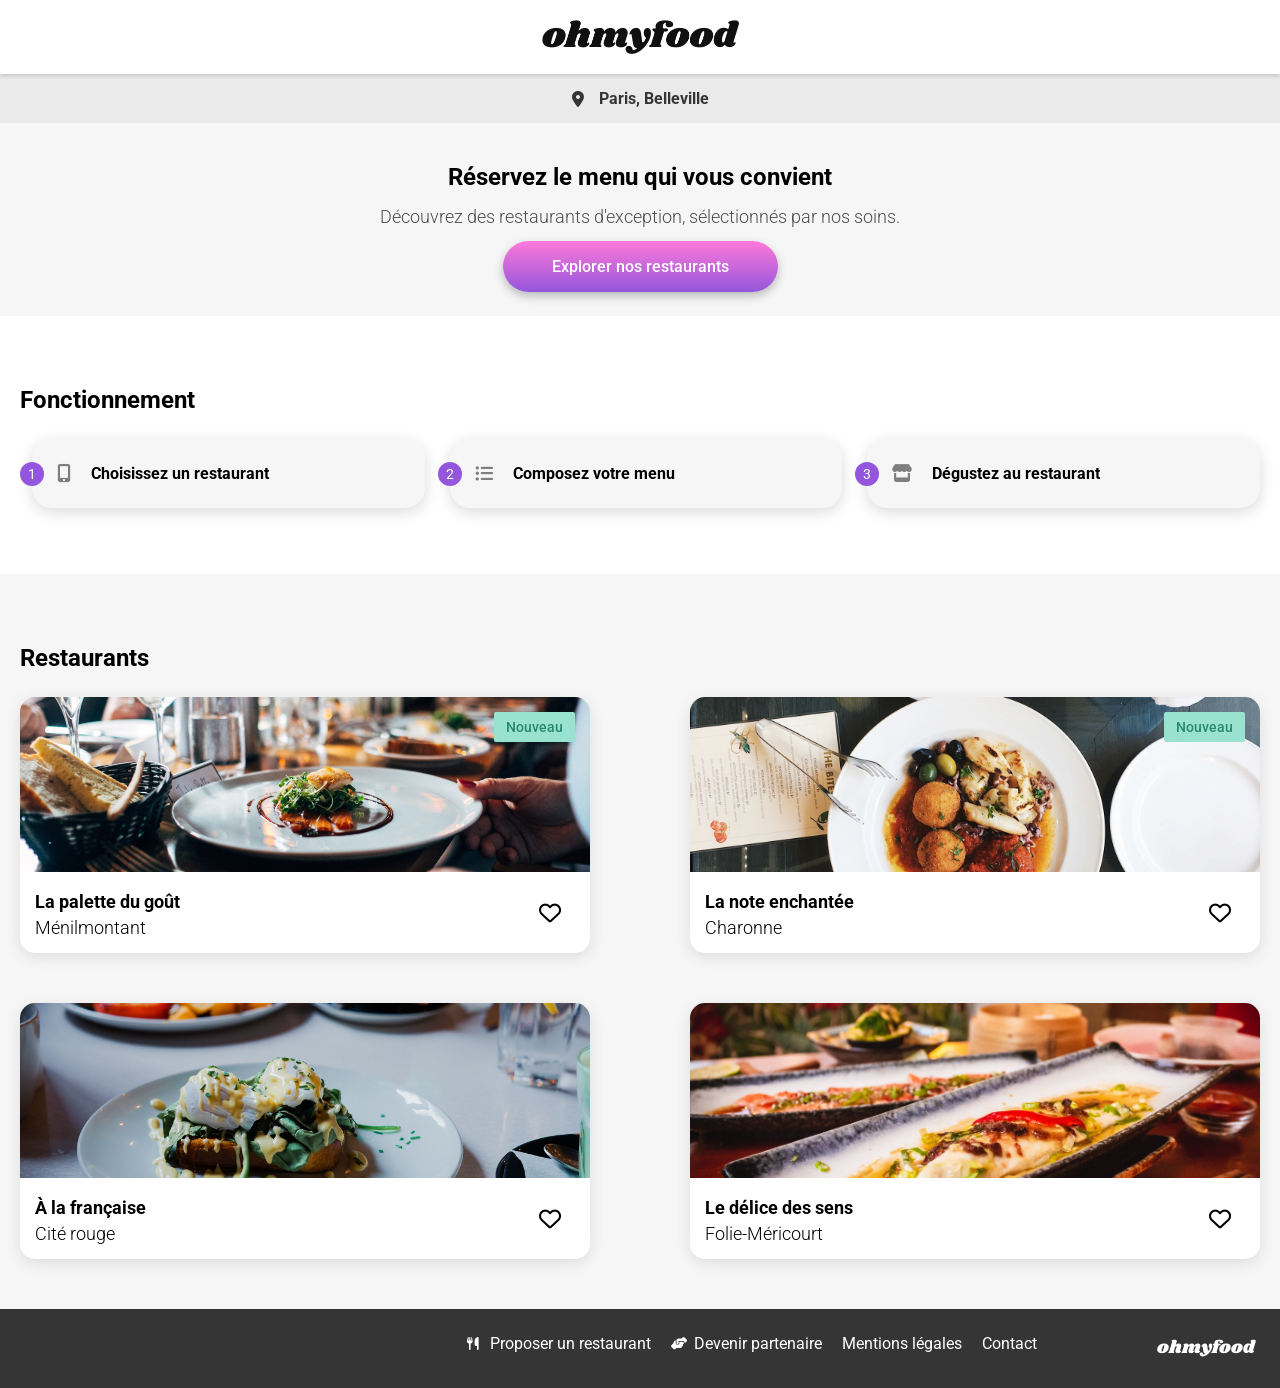
<file: index.html>
<!DOCTYPE html>
<html lang="fr">
<head>
    <meta charset="UTF-8">
    <meta name="viewport" content="width=device-width, initial-scale=1.0">
    <link rel="stylesheet" href="https://cdnjs.cloudflare.com/ajax/libs/font-awesome/6.2.1/css/all.min.css" 
      integrity="sha512-MV7K8+y+gLIBoVD59lQIYicR65iaqukzvf/nwasF0nqhPay5w/9lJmVM2hMDcnK1OnMGCdVK+iQrJ7lzPJQd1w==" 
      crossorigin="anonymous" referrerpolicy="no-referrer">
    <link rel="stylesheet" href="css/style.css">
    <title>Oh My Food</title>
</head>
<body>

<div class="loader">
    <div class="loader__text">
        <span>o</span>
        <span>h</span>
        <span>m</span>
        <span>y</span>
        <span>f</span>
        <span>o</span>
        <span>o</span>
        <span>d</span>
    </div>
</div>

    <header>
        <img src="./assets/images/logo/ohmyfood.png" alt="Logo Ohmyfood" class="header__logo">
    </header>

    <div class="location">
        <i class="fa-solid fa-location-dot location__icon"></i>
        <span class="location__text">Paris, Belleville</span>
    </div>

    <main>
        <section class="hero">
             <h1 class="hero__title">Réservez le menu qui vous convient</h1>
             <p class="hero__text">Découvrez des restaurants d'exception, sélectionnés par nos soins.</p>
             <a href="#restaurants" class="btn">Explorer nos restaurants</a>
        </section>

        <section class="step">
            <div class="container">
                <h2 class="step__title">Fonctionnement</h2>
                <ol class="step__list">
                    <li class="step__item">
                        <span class="step__number">1</span>
                        <i class="fa-solid fa-mobile-screen-button step__icon"></i>
                        <span class="step__text">Choisissez un restaurant</span>
                    </li>
                    <li class="step__item">
                        <span class="step__number">2</span>
                        <i class="fa-solid fa-list-ul step__icon"></i>
                        <span class="step__text">Composez votre menu</span>
                    </li>
                    <li class="step__item">
                        <span class="step__number">3</span>
                        <i class="fa-solid fa-store step__icon"></i>
                        <span class="step__text">Dégustez au restaurant</span>
                    </li>
                </ol>
            </div>
        </section>

        <section class="restaurants">
            <div class="container">
                <h2 id="restaurants" class="restaurants__title">Restaurants</h2>
                <div class="cards">

                    <article class="card">
                        <a href="restaurants/la-palette-du-gout.html" class="card__link">
                            <img src="assets/images/restaurants/jay-wennington-N_Y88TWmGwA-unsplash.jpg" alt="La palette du goût" class="card__img">
                            <span class="card__badge">Nouveau</span>
                            <div class="card__content">
                                <div class="card__txt">
                                    <h3 class="card__title">La palette du goût</h3>
                                    <p class="card__subtitle">Ménilmontant</p>
                                </div>
                            </div>
                        </a>
                        <div class="heart-btn">
                            <input type="checkbox" id="heart-1" class="heart-checkbox">
                            <label for="heart-1" class="heart-label">
                                <i class="fa-regular fa-heart card__icon card__icon--empty"></i>
                                <i class="fa-solid fa-heart card__icon card__icon--full"></i>
                            </label>
                        </div>
                    </article>

                    <article class="card">
                        <a href="restaurants/la-note-enchantee.html" class="card__link">
                            <img src="assets/images/restaurants/stil-u2Lp8tXIcjw-unsplash.jpg" alt="La note enchantée" class="card__img">
                            <span class="card__badge">Nouveau</span>
                            <div class="card__content">
                                <div class="card__txt">
                                    <h3 class="card__title">La note enchantée</h3>
                                    <p class="card__subtitle">Charonne</p>
                                </div>
                            </div>
                        </a>
                        <div class="heart-btn">
                            <input type="checkbox" id="heart-2" class="heart-checkbox">
                            <label for="heart-2" class="heart-label">
                                <i class="fa-regular fa-heart card__icon card__icon--empty"></i>
                                <i class="fa-solid fa-heart card__icon card__icon--full"></i>
                            </label>
                        </div>
                    </article>

                    <article class="card">
                        <a href="restaurants/a-la-francaise.html" class="card__link">
                            <img src="assets/images/restaurants/toa-heftiba-DQKerTsQwi0-unsplash.jpg" alt="À la française" class="card__img">
                            <div class="card__content">
                                <div class="card__txt">
                                    <h3 class="card__title">À la française</h3>
                                    <p class="card__subtitle">Cité rouge</p>
                                </div>
                            </div>
                        </a>
                        <div class="heart-btn">
                            <input type="checkbox" id="heart-3" class="heart-checkbox">
                            <label for="heart-3" class="heart-label">
                                <i class="fa-regular fa-heart card__icon card__icon--empty"></i>
                                <i class="fa-solid fa-heart card__icon card__icon--full"></i>
                            </label>
                        </div>
                    </article>

                    <article class="card">
                        <a href="restaurants/le-delice-du-sens.html" class="card__link">
                            <img src="assets/images/restaurants/louis-hansel-shotsoflouis-qNBGVyOCY8Q-unsplash.jpg" alt="Le délice des sens" class="card__img">
                            <div class="card__content">
                                <div class="card__txt">
                                    <h3 class="card__title">Le délice des sens</h3>
                                    <p class="card__subtitle">Folie-Méricourt</p>
                                </div>
                            </div>
                        </a>
                        <div class="heart-btn">
                            <input type="checkbox" id="heart-4" class="heart-checkbox">
                            <label for="heart-4" class="heart-label">
                                <i class="fa-regular fa-heart card__icon card__icon--empty"></i>
                                <i class="fa-solid fa-heart card__icon card__icon--full"></i>
                            </label>
                        </div>
                    </article>

                </div>
            </div>
        </section>
    </main>

    <footer class="footer">
        <div class="container">
            <span class="footer__logo">ohmyfood</span>
            <ul class="footer__list">
                <li class="footer__item"><a href="#" class="footer__link"><i class="fa-solid fa-utensils footer__icon"></i> Proposer un restaurant</a></li>
                <li class="footer__item"><a href="#" class="footer__link"><i class="fa-solid fa-handshake-angle footer__icon"></i> Devenir partenaire</a></li>
                <li class="footer__item"><a href="#" class="footer__link">Mentions légales</a></li>
                <li class="footer__item"><a href="mailto:contact@ohmyfood.com" class="footer__link">Contact</a></li>
            </ul>
        </div>
    </footer>

</body>
</html>
</file>
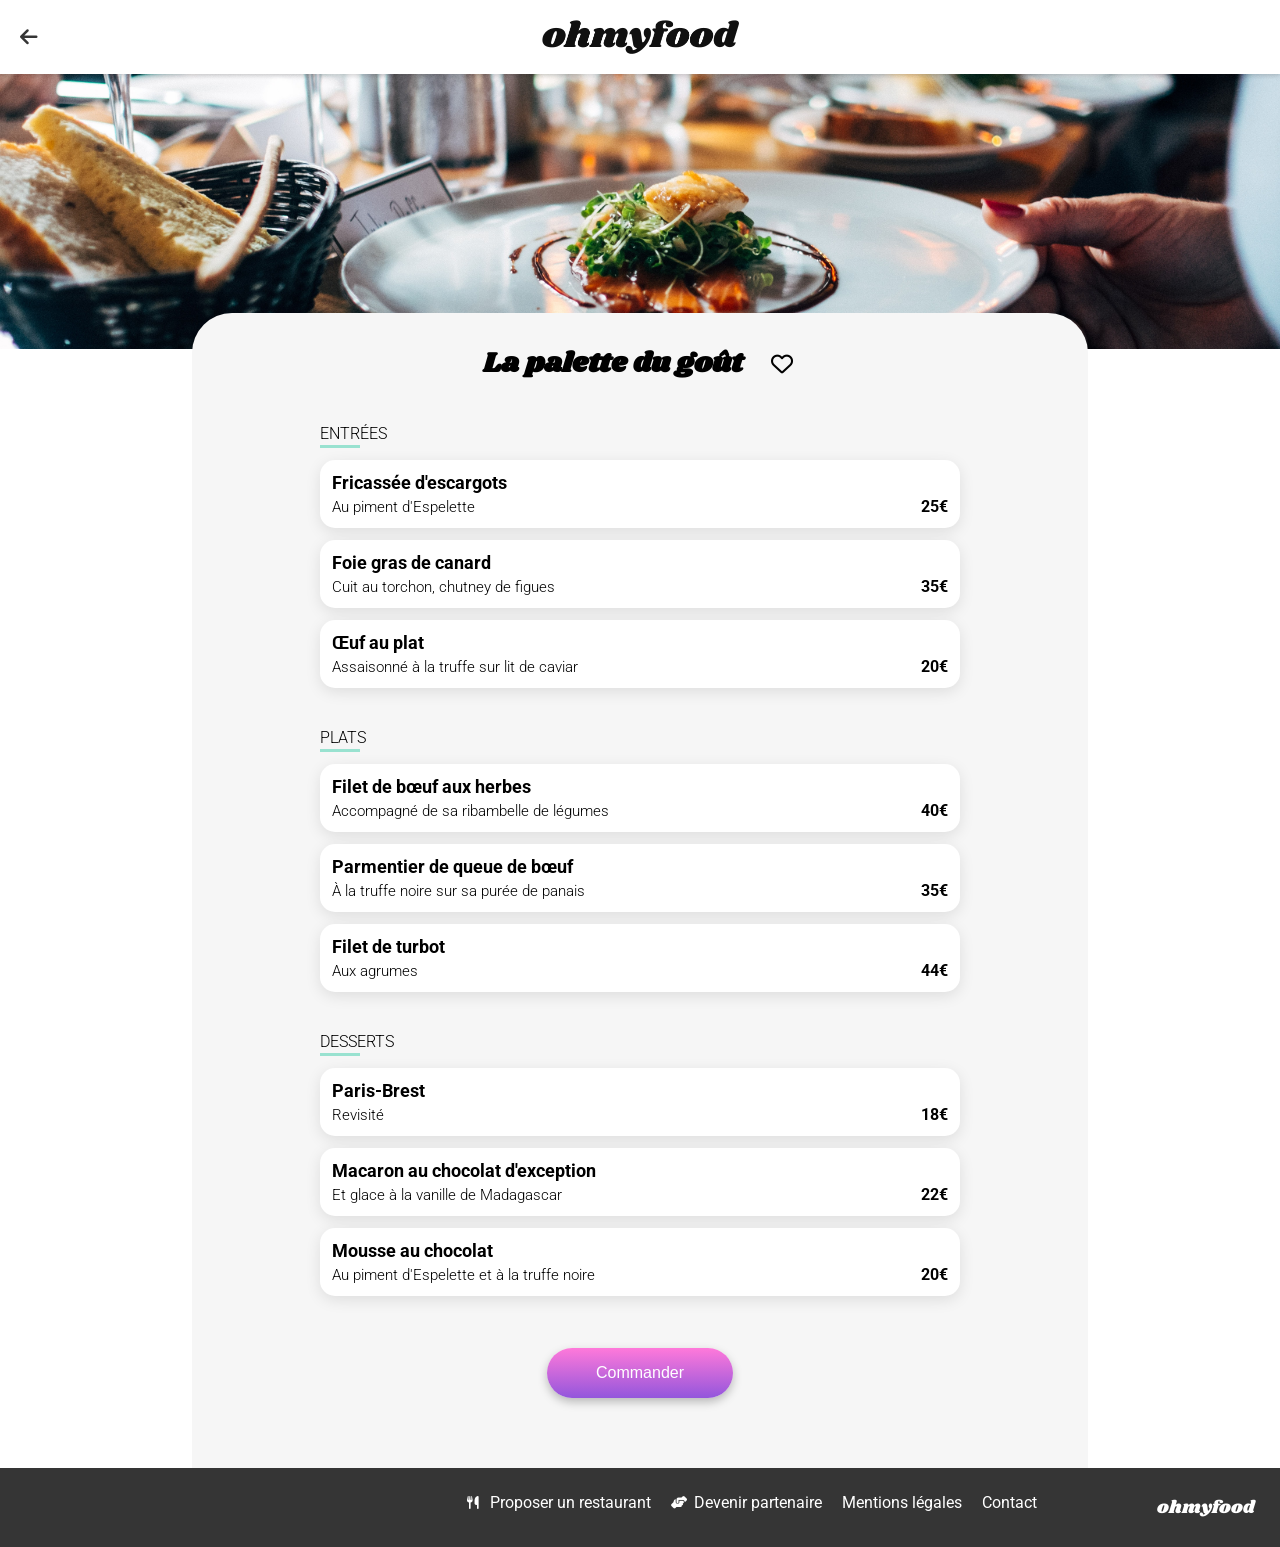
<file: la-palette-du-gout.html>
<!DOCTYPE html>
<html lang="fr">
<head>
    <meta charset="UTF-8">
    <meta name="viewport" content="width=device-width, initial-scale=1.0">
    <link rel="stylesheet" href="https://cdnjs.cloudflare.com/ajax/libs/font-awesome/6.2.1/css/all.min.css" />
    <link rel="stylesheet" href="css/style.css">
    <title>La palette du goût - Ohmyfood</title>
</head>
<body>
    <header class="header">
        <a href="index.html" class="header__arrow">
            <i class="fa-solid fa-arrow-left"></i>
        </a>
        <img src="./assets/images/logo/ohmyfood.png" alt="Logo Ohmyfood" class="header__logo">
    </header>

    <main>
        <img src="assets/images/restaurants/jay-wennington-N_Y88TWmGwA-unsplash.jpg" alt="La palette du goût" class="hero-img">

        <section class="menu">
            <div class="container">
                <header class="menu__header">
                    <h1 class="menu__title">La palette du goût</h1>
                    <div class="heart-btn"> 
                        <input type="checkbox" id="heart-palette" class="heart-checkbox">
                        <label for="heart-palette" class="heart-label">
                            <i class="fa-regular fa-heart card__icon card__icon--empty"></i>
                            <i class="fa-solid fa-heart card__icon card__icon--full"></i>
                        </label>
                    </div>
                </header>

                <div class="menu__grid">
                    <section class="menu__category">
                        <h2 class="menu__category-title">Entrées</h2>
    
                        <div class="menu-item menu-item--1">
                            <input type="checkbox" id="item-1" class="menu-item__checkbox">
                            <label for="item-1" class="menu-item__container">
                                <div class="menu-item__content">
                                    <h3 class="menu-item__title">Fricassée d'escargots</h3>
                                    <p class="menu-item__subtitle">Au piment d'Espelette</p>
                                </div>
                                <div class="menu-item__price">25€</div>
                                <div class="menu-item__check">
                                    <div class="menu-item__icon">
                                        <i class="fa-solid fa-check"></i>
                                    </div>
                                </div>
                            </label>
                        </div>

                        <div class="menu-item menu-item--2">
                            <input type="checkbox" id="item-2" class="menu-item__checkbox">
                            <label for="item-2" class="menu-item__container">
                                <div class="menu-item__content">
                                    <h3 class="menu-item__title">Foie gras de canard</h3>
                                    <p class="menu-item__subtitle">Cuit au torchon, chutney de figues</p>
                                </div>
                                <div class="menu-item__price">35€</div>
                                <div class="menu-item__check">
                                    <div class="menu-item__icon">
                                        <i class="fa-solid fa-check"></i>
                                    </div>
                                </div>
                            </label>
                        </div>

                        <div class="menu-item menu-item--3">
                            <input type="checkbox" id="item-3" class="menu-item__checkbox">
                            <label for="item-3" class="menu-item__container">
                                <div class="menu-item__content">
                                    <h3 class="menu-item__title">Œuf au plat</h3>
                                    <p class="menu-item__subtitle">Assaisonné à la truffe sur lit de caviar</p>
                                </div>
                                <div class="menu-item__price">20€</div>
                                <div class="menu-item__check">
                                    <div class="menu-item__icon">
                                        <i class="fa-solid fa-check"></i>
                                    </div>
                                </div>
                            </label>
                        </div>
                    </section>

                    <section class="menu__category">
                        <h2 class="menu__category-title">Plats</h2>
    
                        <div class="menu-item menu-item--4">
                            <input type="checkbox" id="item-4" class="menu-item__checkbox">
                            <label for="item-4" class="menu-item__container">
                                <div class="menu-item__content">
                                    <h3 class="menu-item__title">Filet de bœuf aux herbes</h3>
                                    <p class="menu-item__subtitle">Accompagné de sa ribambelle de légumes</p>
                                </div>
                                <div class="menu-item__price">40€</div>
                                <div class="menu-item__check">
                                    <div class="menu-item__icon">
                                        <i class="fa-solid fa-check"></i>
                                    </div>
                                </div>
                            </label>
                        </div>

                        <div class="menu-item menu-item--5">
                            <input type="checkbox" id="item-5" class="menu-item__checkbox">
                            <label for="item-5" class="menu-item__container">
                                <div class="menu-item__content">
                                    <h3 class="menu-item__title">Parmentier de queue de bœuf</h3>
                                    <p class="menu-item__subtitle">À la truffe noire sur sa purée de panais</p>
                                </div>
                                <div class="menu-item__price">35€</div>
                                <div class="menu-item__check">
                                    <div class="menu-item__icon">
                                        <i class="fa-solid fa-check"></i>
                                    </div>
                                </div>
                            </label>
                        </div>

                        <div class="menu-item menu-item--6">
                            <input type="checkbox" id="item-6" class="menu-item__checkbox">
                            <label for="item-6" class="menu-item__container">
                                <div class="menu-item__content">
                                    <h3 class="menu-item__title">Filet de turbot</h3>
                                    <p class="menu-item__subtitle">Aux agrumes</p>
                                </div>
                                <div class="menu-item__price">44€</div>
                                <div class="menu-item__check">
                                    <div class="menu-item__icon">
                                        <i class="fa-solid fa-check"></i>
                                    </div>
                                </div>
                            </label>
                        </div>
                    </section>

                    <section class="menu__category">
                        <h2 class="menu__category-title">Desserts</h2>
    
                        <div class="menu-item menu-item--7">
                            <input type="checkbox" id="item-7" class="menu-item__checkbox">
                            <label for="item-7" class="menu-item__container">
                                <div class="menu-item__content">
                                    <h3 class="menu-item__title">Paris-Brest</h3>
                                    <p class="menu-item__subtitle">Revisité</p>
                                </div>
                                <div class="menu-item__price">18€</div>
                                <div class="menu-item__check">
                                    <div class="menu-item__icon">
                                        <i class="fa-solid fa-check"></i>
                                    </div>
                                </div>
                            </label>
                        </div>

                        <div class="menu-item menu-item--8">
                            <input type="checkbox" id="item-8" class="menu-item__checkbox">
                            <label for="item-8" class="menu-item__container">
                                <div class="menu-item__content">
                                    <h3 class="menu-item__title">Macaron au chocolat d'exception </h3>
                                    <p class="menu-item__subtitle">Et glace à la vanille de Madagascar</p>
                                </div>
                                <div class="menu-item__price">22€</div>
                                <div class="menu-item__check">
                                    <div class="menu-item__icon">
                                        <i class="fa-solid fa-check"></i>
                                    </div>
                                </div>
                            </label>
                        </div>

                        <div class="menu-item menu-item--9">
                            <input type="checkbox" id="item-9" class="menu-item__checkbox">
                            <label for="item-9" class="menu-item__container">
                                <div class="menu-item__content">
                                    <h3 class="menu-item__title">Mousse au chocolat </h3>
                                    <p class="menu-item__subtitle">Au piment d'Espelette et à la truffe noire</p>
                                </div>
                                <div class="menu-item__price">20€</div>
                                <div class="menu-item__check">
                                    <div class="menu-item__icon">
                                        <i class="fa-solid fa-check"></i>
                                    </div>
                                </div>
                            </label>
                        </div>
                    </section>
                    <div class="menu__order">
                        <button class="btn">Commander</button>
                    </div>
                 </div>
            </div>
        </section>
    </main>

    <footer class="footer">
        <div class="container">
            <span class="footer__logo">ohmyfood</span>
            <ul class="footer__list">
                <li class="footer__item"><a href="#" class="footer__link"><i class="fa-solid fa-utensils footer__icon"></i> Proposer un restaurant</a></li>
                <li class="footer__item"><a href="#" class="footer__link"><i class="fa-solid fa-handshake-angle footer__icon"></i> Devenir partenaire</a></li>
                <li class="footer__item"><a href="#" class="footer__link">Mentions légales</a></li>
                <li class="footer__item"><a href="mailto:contact@ohmyfood.com" class="footer__link">Contact</a></li>
            </ul>
        </div>
    </footer>

</body>
</html>
</file>
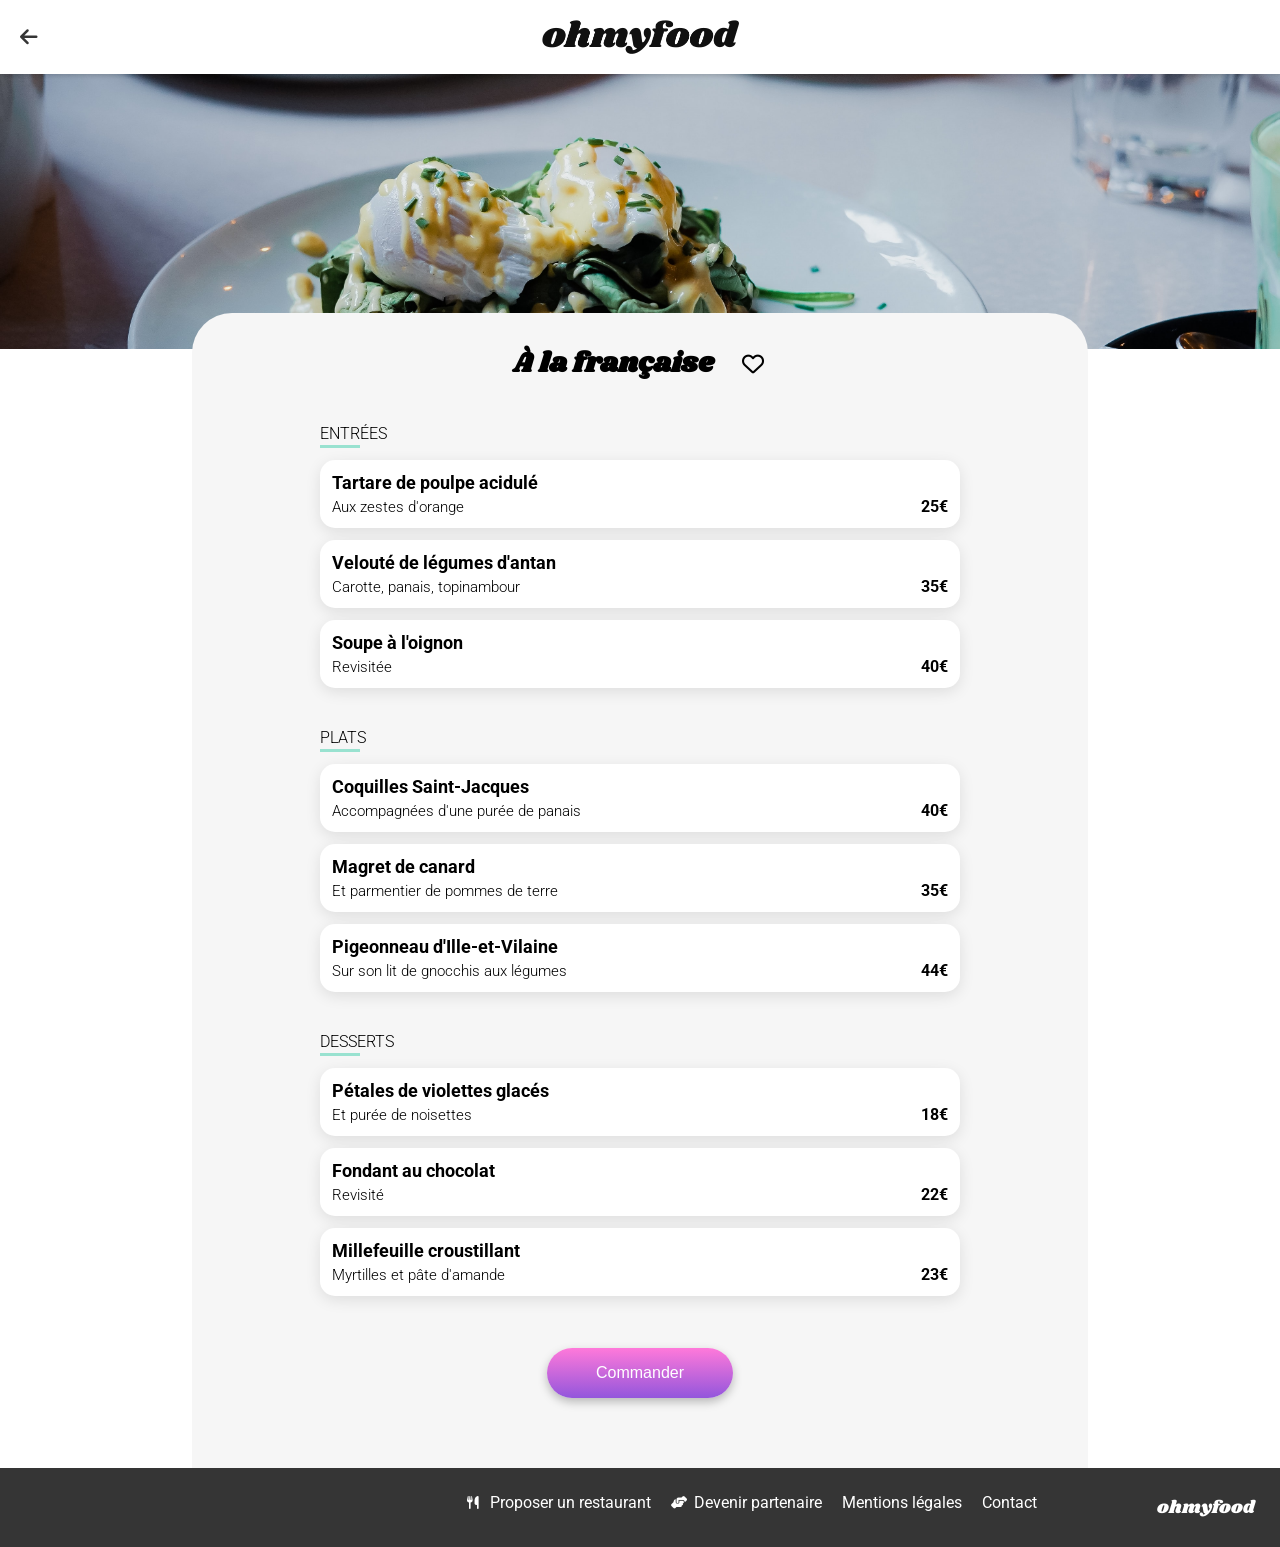
<file: restaurants/a-la-francaise.html>
<!DOCTYPE html>
<html lang="fr">
<head>
    <meta charset="UTF-8">
    <meta name="viewport" content="width=device-width, initial-scale=1.0">
    <link rel="stylesheet" href="https://cdnjs.cloudflare.com/ajax/libs/font-awesome/6.2.1/css/all.min.css">
    <link rel="stylesheet" href="../css/style.css">
    <title>À la française - Ohmyfood</title>
</head>
<body>
    <header class="header">
        <a href="../index.html" class="header__arrow">
            <i class="fa-solid fa-arrow-left"></i>
        </a>
        <img src="../assets/images/logo/ohmyfood.png" alt="Logo Ohmyfood" class="header__logo">
    </header>

    <main>
        <img src="../assets/images/restaurants/toa-heftiba-DQKerTsQwi0-unsplash.jpg" alt="À la française" class="hero-img">

        <section class="menu">
            <div class="container">
                <header class="menu__header">
                    <h1 class="menu__title">À la française</h1>
                    <div class="heart-btn"> 
                        <input type="checkbox" id="heart-palette" class="heart-checkbox">
                        <label for="heart-palette" class="heart-label">
                            <i class="fa-regular fa-heart card__icon card__icon--empty"></i>
                            <i class="fa-solid fa-heart card__icon card__icon--full"></i>
                        </label>
                    </div>
                </header>

                <div class="menu__grid">
                    <section class="menu__category">
                        <h2 class="menu__category-title">Entrées</h2>
    
                        <div class="menu-item menu-item--1">
                            <input type="checkbox" id="item-1" class="menu-item__checkbox">
                            <label for="item-1" class="menu-item__container">
                                <span class="menu-item__content">
                                    <span class="menu-item__title">Tartare de poulpe acidulé</span>
                                    <span class="menu-item__subtitle">Aux zestes d'orange</span>
                                </span>
                                <span class="menu-item__price">25€</span>
                                <span class="menu-item__check">
                                    <span class="menu-item__icon">
                                        <i class="fa-solid fa-check"></i>
                                    </span>
                                </span>
                            </label>
                        </div>

                        <div class="menu-item menu-item--2">
                            <input type="checkbox" id="item-2" class="menu-item__checkbox">
                            <label for="item-2" class="menu-item__container">
                                <span class="menu-item__content">
                                    <span class="menu-item__title">Velouté de légumes d'antan</span>
                                    <span class="menu-item__subtitle">Carotte, panais, topinambour</span>
                                </span>
                                <span class="menu-item__price">35€</span>
                                <span class="menu-item__check">
                                    <span class="menu-item__icon">
                                        <i class="fa-solid fa-check"></i>
                                    </span>
                                </span>
                            </label>
                        </div>

                        <div class="menu-item menu-item--3">
                            <input type="checkbox" id="item-3" class="menu-item__checkbox">
                            <label for="item-3" class="menu-item__container">
                                <span class="menu-item__content">
                                    <span class="menu-item__title">Soupe à l'oignon</span>
                                    <span class="menu-item__subtitle">Revisitée</span>
                                </span>
                                <span class="menu-item__price">40€</span>
                                <span class="menu-item__check">
                                    <span class="menu-item__icon">
                                        <i class="fa-solid fa-check"></i>
                                    </span>
                                </span>
                            </label>
                        </div>
                    </section>

                    <section class="menu__category">
                        <h2 class="menu__category-title">Plats</h2>
    
                        <div class="menu-item menu-item--4">
                            <input type="checkbox" id="item-4" class="menu-item__checkbox">
                            <label for="item-4" class="menu-item__container">
                                <span class="menu-item__content">
                                    <span class="menu-item__title">Coquilles Saint-Jacques</span>
                                    <span class="menu-item__subtitle">Accompagnées d'une purée de panais</span>
                                </span>
                                <span class="menu-item__price">40€</span>
                                <span class="menu-item__check">
                                    <span class="menu-item__icon">
                                        <i class="fa-solid fa-check"></i>
                                    </span>
                                </span>
                            </label>
                        </div>

                        <div class="menu-item menu-item--5">
                            <input type="checkbox" id="item-5" class="menu-item__checkbox">
                            <label for="item-5" class="menu-item__container">
                                <span class="menu-item__content">
                                    <span class="menu-item__title">Magret de canard</span>
                                    <span class="menu-item__subtitle">Et parmentier de pommes de terre</span>
                                </span>
                                <span class="menu-item__price">35€</span>
                                <span class="menu-item__check">
                                    <span class="menu-item__icon">
                                        <i class="fa-solid fa-check"></i>
                                    </span>
                                </span>
                            </label>
                        </div>

                        <div class="menu-item menu-item--6">
                            <input type="checkbox" id="item-6" class="menu-item__checkbox">
                            <label for="item-6" class="menu-item__container">
                                <span class="menu-item__content">
                                    <span class="menu-item__title">Pigeonneau d'Ille-et-Vilaine</span>
                                    <span class="menu-item__subtitle">Sur son lit de gnocchis aux légumes</span>
                                </span>
                                <span class="menu-item__price">44€</span>
                                <span class="menu-item__check">
                                    <span class="menu-item__icon">
                                        <i class="fa-solid fa-check"></i>
                                    </span>
                                </span>
                            </label>
                        </div>
                    </section>

                    <section class="menu__category">
                        <h2 class="menu__category-title">Desserts</h2>
    
                        <div class="menu-item menu-item--7">
                            <input type="checkbox" id="item-7" class="menu-item__checkbox">
                            <label for="item-7" class="menu-item__container">
                                <span class="menu-item__content">
                                    <span class="menu-item__title">Pétales de violettes glacés</span>
                                    <span class="menu-item__subtitle">Et purée de noisettes</span>
                                </span>
                                <span class="menu-item__price">18€</span>
                                <span class="menu-item__check">
                                    <span class="menu-item__icon">
                                        <i class="fa-solid fa-check"></i>
                                    </span>
                                </span>
                            </label>
                        </div>

                        <div class="menu-item menu-item--8">
                            <input type="checkbox" id="item-8" class="menu-item__checkbox">
                            <label for="item-8" class="menu-item__container">
                                <span class="menu-item__content">
                                    <span class="menu-item__title">Fondant au chocolat</span>
                                    <span class="menu-item__subtitle">Revisité</span>
                                </span>
                                <span class="menu-item__price">22€</span>
                                <span class="menu-item__check">
                                    <span class="menu-item__icon">
                                        <i class="fa-solid fa-check"></i>
                                    </span>
                                </span>
                            </label>
                        </div>

                        <div class="menu-item menu-item--9">
                            <input type="checkbox" id="item-9" class="menu-item__checkbox">
                            <label for="item-9" class="menu-item__container">
                                <span class="menu-item__content">
                                    <span class="menu-item__title">Millefeuille croustillant</span>
                                    <span class="menu-item__subtitle">Myrtilles et pâte d'amande</span>
                                </span>
                                <span class="menu-item__price">23€</span>
                                <span class="menu-item__check">
                                    <span class="menu-item__icon">
                                        <i class="fa-solid fa-check"></i>
                                    </span>
                                </span>
                            </label>
                        </div>
                    </section>
                    <div class="menu__order">
                        <button class="btn">Commander</button>
                    </div>
                 </div>
            </div>
        </section>
    </main>

    <footer class="footer">
        <div class="container">
            <span class="footer__logo">ohmyfood</span>
            <ul class="footer__list">
                <li class="footer__item"><a href="#" class="footer__link"><i class="fa-solid fa-utensils footer__icon"></i> Proposer un restaurant</a></li>
                <li class="footer__item"><a href="#" class="footer__link"><i class="fa-solid fa-handshake-angle footer__icon"></i> Devenir partenaire</a></li>
                <li class="footer__item"><a href="#" class="footer__link">Mentions légales</a></li>
                <li class="footer__item"><a href="mailto:contact@ohmyfood.com" class="footer__link">Contact</a></li>
            </ul>
        </div>
    </footer>

</body>
</html>
</file>
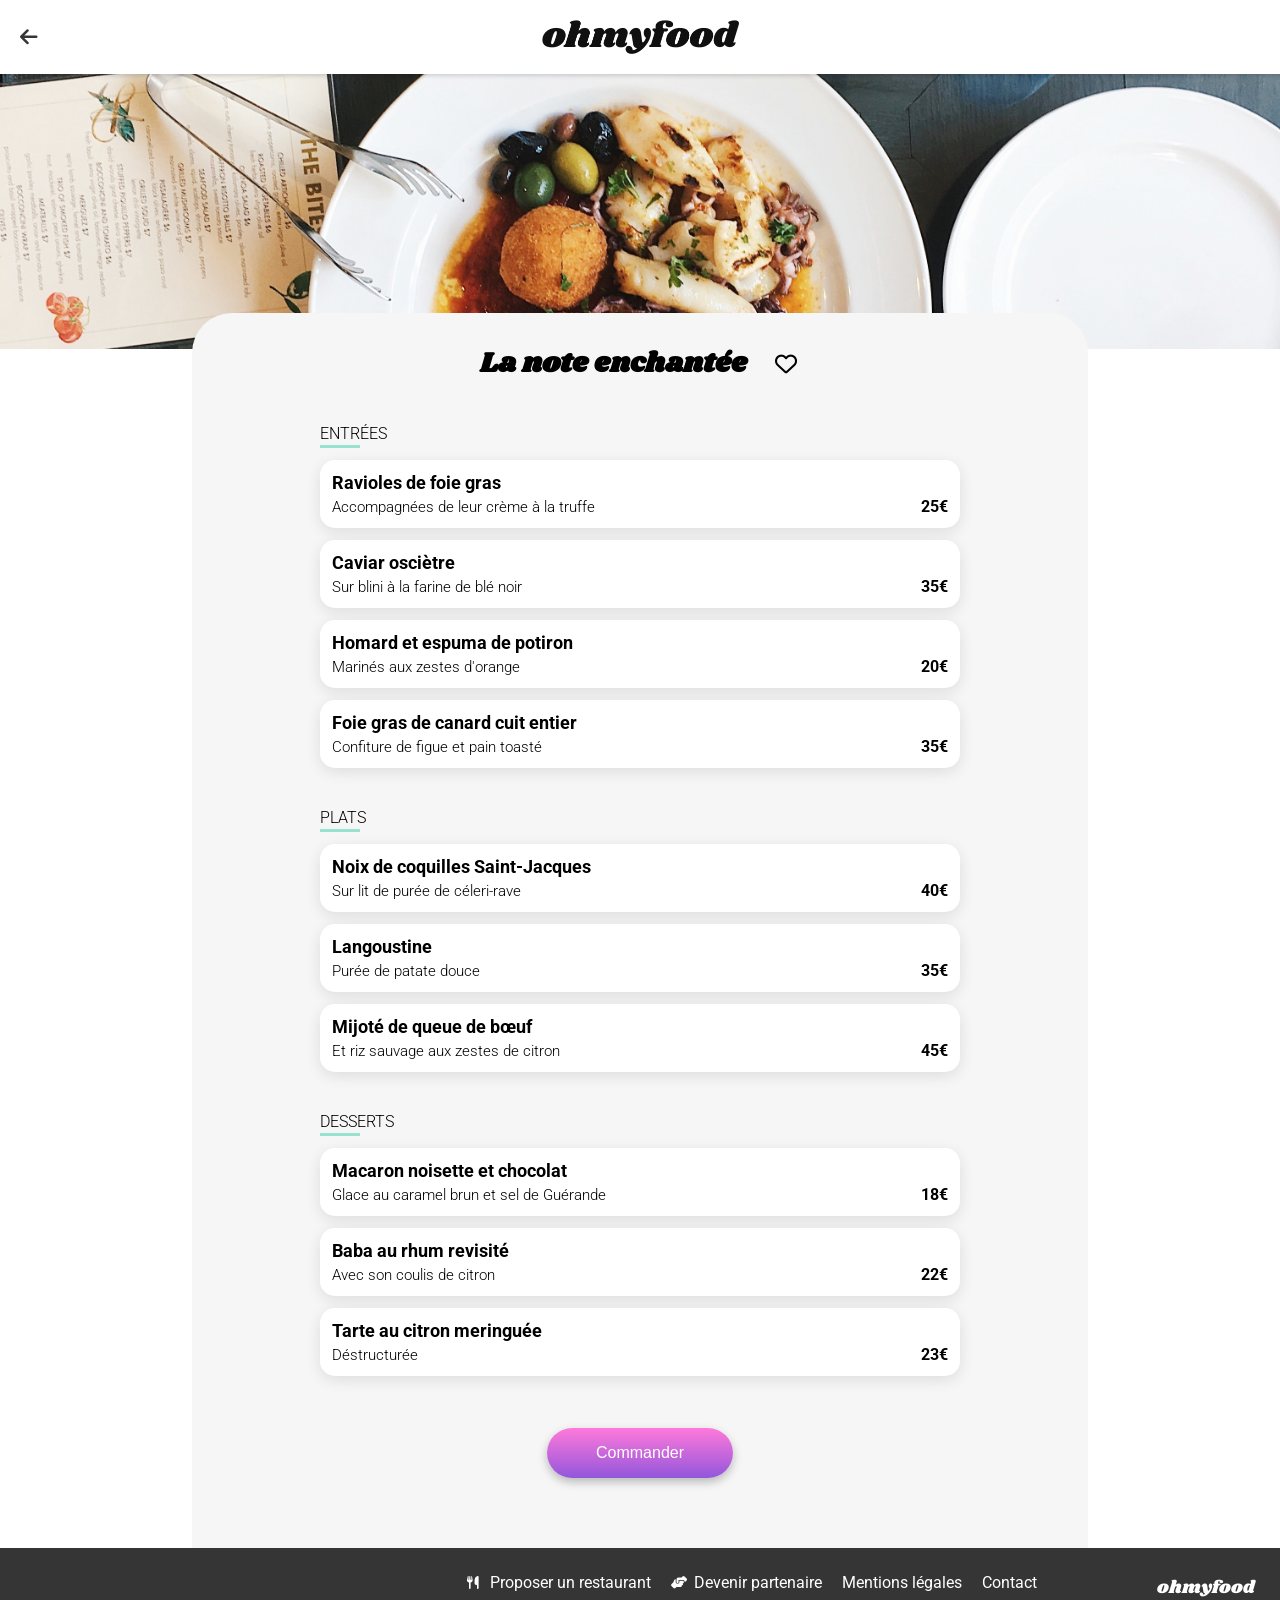
<file: restaurants/la-note-enchantee.html>
<!DOCTYPE html>
<html lang="fr">
<head>
    <meta charset="UTF-8">
    <meta name="viewport" content="width=device-width, initial-scale=1.0">
    <link rel="stylesheet" href="https://cdnjs.cloudflare.com/ajax/libs/font-awesome/6.2.1/css/all.min.css">
    <link rel="stylesheet" href="../css/style.css">
    <title>La note enchantée - Ohmyfood</title>
</head>
<body>
    <header class="header">
        <a href="../index.html" class="header__arrow">
            <i class="fa-solid fa-arrow-left"></i>
        </a>
        <img src="../assets/images/logo/ohmyfood.png" alt="Logo Ohmyfood" class="header__logo">
    </header>

    <main>
        <img src="../assets/images/restaurants/stil-u2Lp8tXIcjw-unsplash.jpg" alt="La note enchantée" class="hero-img">

        <section class="menu">
            <div class="container">
                <header class="menu__header">
                    <h1 class="menu__title">La note enchantée</h1>
                    <div class="heart-btn"> 
                        <input type="checkbox" id="heart-palette" class="heart-checkbox">
                        <label for="heart-palette" class="heart-label">
                            <i class="fa-regular fa-heart card__icon card__icon--empty"></i>
                            <i class="fa-solid fa-heart card__icon card__icon--full"></i>
                        </label>
                    </div>
                </header>

                <div class="menu__grid">
                    <section class="menu__category">
                        <h2 class="menu__category-title">Entrées</h2>
    
                        <div class="menu-item menu-item--1">
                            <input type="checkbox" id="item-1" class="menu-item__checkbox">
                            <label for="item-1" class="menu-item__container">
                                <span class="menu-item__content">
                                    <span class="menu-item__title">Ravioles de foie gras</span>
                                    <span class="menu-item__subtitle">Accompagnées de leur crème à la truffe</span>
                                </span>
                                <span class="menu-item__price">25€</span>
                                <span class="menu-item__check">
                                    <span class="menu-item__icon">
                                        <i class="fa-solid fa-check"></i>
                                    </span>
                                </span>
                            </label>
                        </div>

                        <div class="menu-item menu-item--2">
                            <input type="checkbox" id="item-2" class="menu-item__checkbox">
                            <label for="item-2" class="menu-item__container">
                                <span class="menu-item__content">
                                    <span class="menu-item__title">Caviar osciètre</span>
                                    <span class="menu-item__subtitle">Sur blini à la farine de blé noir</span>
                                </span>
                                <span class="menu-item__price">35€</span>
                                <span class="menu-item__check">
                                    <span class="menu-item__icon">
                                        <i class="fa-solid fa-check"></i>
                                    </span>
                                </span>
                            </label>
                        </div>

                        <div class="menu-item menu-item--3">
                            <input type="checkbox" id="item-3" class="menu-item__checkbox">
                            <label for="item-3" class="menu-item__container">
                                <span class="menu-item__content">
                                    <span class="menu-item__title">Homard et espuma de potiron</span>
                                    <span class="menu-item__subtitle">Marinés aux zestes d'orange</span>
                                </span>
                                <span class="menu-item__price">20€</span>
                                <span class="menu-item__check">
                                    <span class="menu-item__icon">
                                        <i class="fa-solid fa-check"></i>
                                    </span>
                                </span>
                            </label>
                        </div>

                        <div class="menu-item menu-item--4">
                            <input type="checkbox" id="item-4" class="menu-item__checkbox">
                            <label for="item-4" class="menu-item__container">
                                <span class="menu-item__content">
                                    <span class="menu-item__title">Foie gras de canard cuit entier</span>
                                    <span class="menu-item__subtitle">Confiture de figue et pain toasté</span>
                                </span>
                                <span class="menu-item__price">35€</span>
                                <span class="menu-item__check">
                                    <span class="menu-item__icon">
                                        <i class="fa-solid fa-check"></i>
                                    </span>
                                </span>
                            </label>
                        </div>

                    </section>

                    <section class="menu__category">
                        <h2 class="menu__category-title">Plats</h2>
    
                        <div class="menu-item menu-item--5">
                            <input type="checkbox" id="item-5" class="menu-item__checkbox">
                            <label for="item-5" class="menu-item__container">
                                <span class="menu-item__content">
                                    <span class="menu-item__title">Noix de coquilles Saint-Jacques</span>
                                    <span class="menu-item__subtitle">Sur lit de purée de céleri-rave</span>
                                </span>
                                <span class="menu-item__price">40€</span>
                                <span class="menu-item__check">
                                    <span class="menu-item__icon">
                                        <i class="fa-solid fa-check"></i>
                                    </span>
                                </span>
                            </label>
                        </div>

                        <div class="menu-item menu-item--6">
                            <input type="checkbox" id="item-6" class="menu-item__checkbox">
                            <label for="item-6" class="menu-item__container">
                                <span class="menu-item__content">
                                    <span class="menu-item__title">Langoustine</span>
                                    <span class="menu-item__subtitle">Purée de patate douce</span>
                                </span>
                                <span class="menu-item__price">35€</span>
                                <span class="menu-item__check">
                                    <span class="menu-item__icon">
                                        <i class="fa-solid fa-check"></i>
                                    </span>
                                </span>
                            </label>
                        </div>

                        <div class="menu-item menu-item--7">
                            <input type="checkbox" id="item-7" class="menu-item__checkbox">
                            <label for="item-7" class="menu-item__container">
                                <span class="menu-item__content">
                                    <span class="menu-item__title">Mijoté de queue de bœuf</span>
                                    <span class="menu-item__subtitle">Et riz sauvage aux zestes de citron</span>
                                </span>
                                <span class="menu-item__price">45€</span>
                                <span class="menu-item__check">
                                    <span class="menu-item__icon">
                                        <i class="fa-solid fa-check"></i>
                                    </span>
                                </span>
                            </label>
                        </div>
                    </section>

                    <section class="menu__category">
                        <h2 class="menu__category-title">Desserts</h2>
    
                        <div class="menu-item menu-item--8">
                            <input type="checkbox" id="item-8" class="menu-item__checkbox">
                            <label for="item-8" class="menu-item__container">
                                <span class="menu-item__content">
                                    <span class="menu-item__title">Macaron noisette et chocolat</span>
                                    <span class="menu-item__subtitle">Glace au caramel brun et sel de Guérande</span>
                                </span>
                                <span class="menu-item__price">18€</span>
                                <span class="menu-item__check">
                                    <span class="menu-item__icon">
                                        <i class="fa-solid fa-check"></i>
                                    </span>
                                </span>
                            </label>
                        </div>

                        <div class="menu-item menu-item--9">
                            <input type="checkbox" id="item-9" class="menu-item__checkbox">
                            <label for="item-9" class="menu-item__container">
                                <span class="menu-item__content">
                                    <span class="menu-item__title">Baba au rhum revisité</span>
                                    <span class="menu-item__subtitle">Avec son coulis de citron</span>
                                </span>
                                <span class="menu-item__price">22€</span>
                                <span class="menu-item__check">
                                    <span class="menu-item__icon">
                                        <i class="fa-solid fa-check"></i>
                                    </span>
                                </span>
                            </label>
                        </div>

                        <div class="menu-item menu-item--10">
                            <input type="checkbox" id="item-10" class="menu-item__checkbox">
                            <label for="item-10" class="menu-item__container">
                                <span class="menu-item__content">
                                    <span class="menu-item__title">Tarte au citron meringuée</span>
                                    <span class="menu-item__subtitle">Déstructurée</span>
                                </span>
                                <span class="menu-item__price">23€</span>
                                <span class="menu-item__check">
                                    <span class="menu-item__icon">
                                        <i class="fa-solid fa-check"></i>
                                    </span>
                                </span>
                            </label>
                        </div>
                    </section>
                    <div class="menu__order">
                        <button class="btn">Commander</button>
                    </div>
                 </div>
            </div>
        </section>
    </main>

    <footer class="footer">
        <div class="container">
            <span class="footer__logo">ohmyfood</span>
            <ul class="footer__list">
                <li class="footer__item"><a href="#" class="footer__link"><i class="fa-solid fa-utensils footer__icon"></i> Proposer un restaurant</a></li>
                <li class="footer__item"><a href="#" class="footer__link"><i class="fa-solid fa-handshake-angle footer__icon"></i> Devenir partenaire</a></li>
                <li class="footer__item"><a href="#" class="footer__link">Mentions légales</a></li>
                <li class="footer__item"><a href="mailto:contact@ohmyfood.com" class="footer__link">Contact</a></li>
            </ul>
        </div>
    </footer>

</body>
</html>
</file>
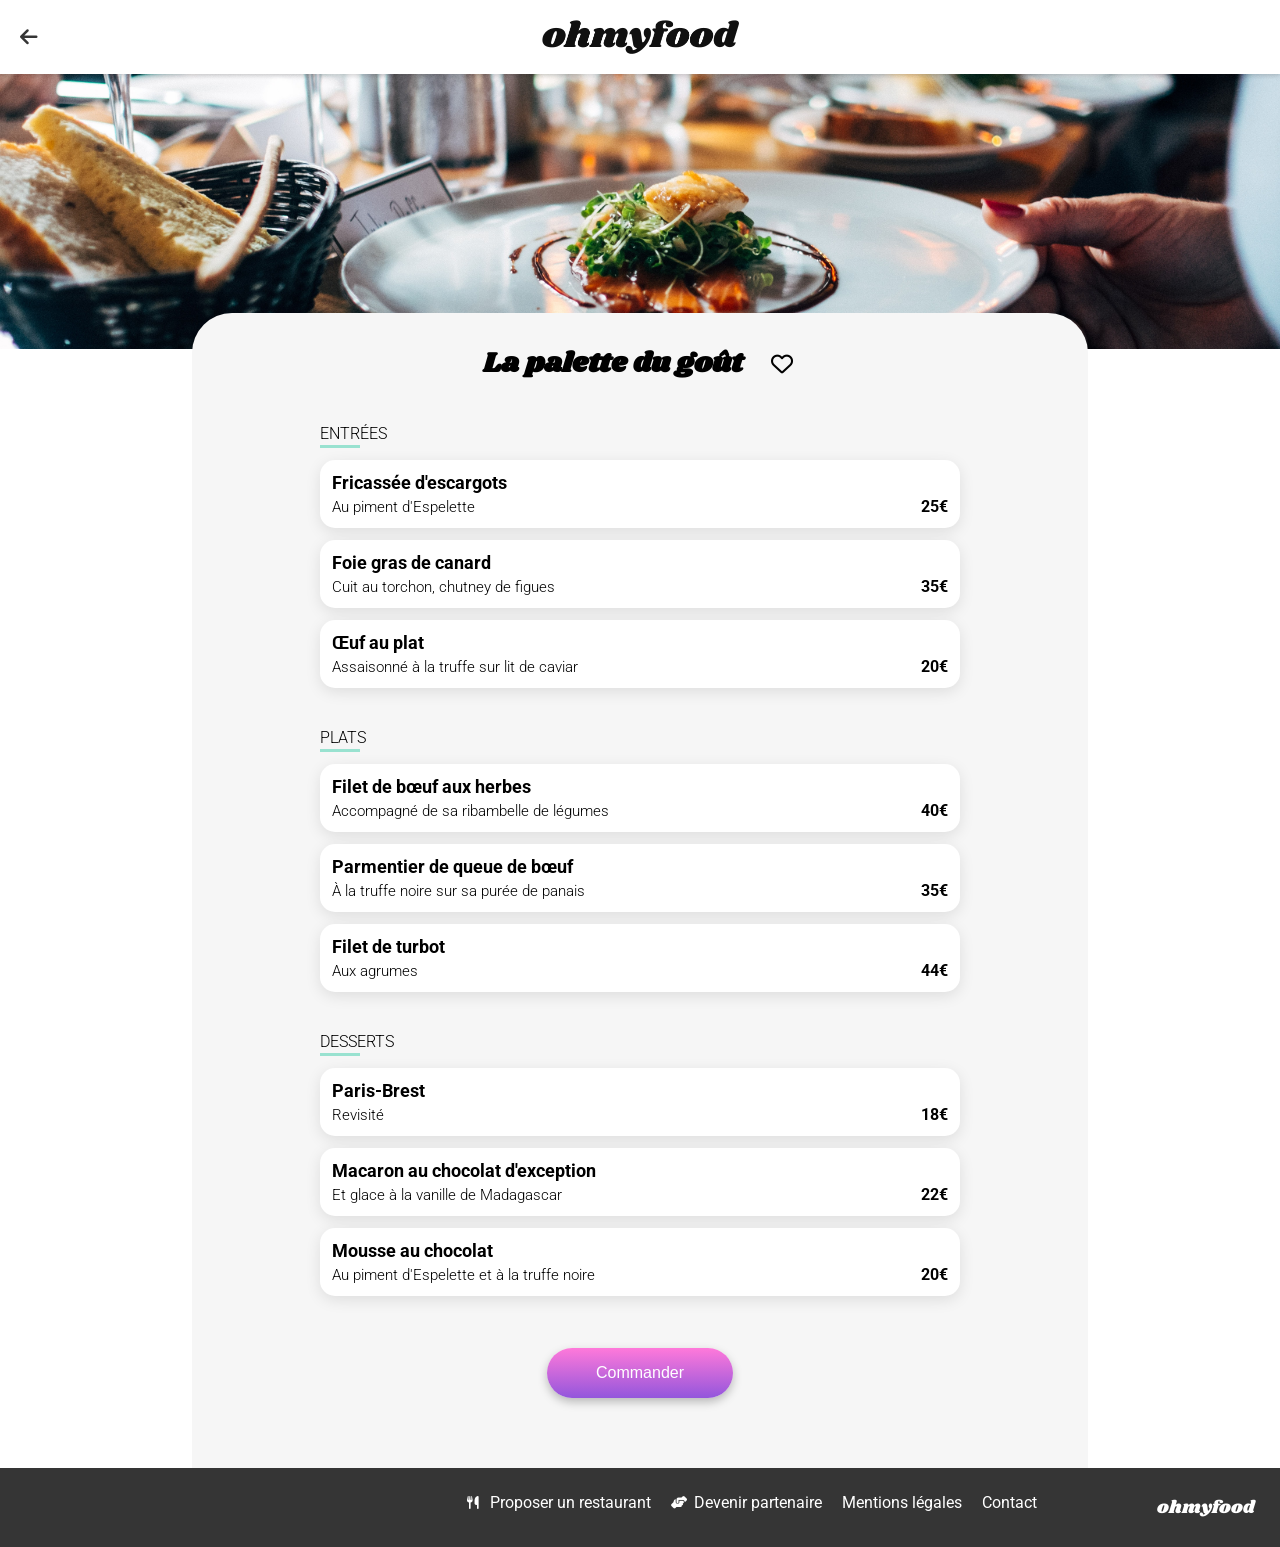
<file: restaurants/la-palette-du-gout.html>
<!DOCTYPE html>
<html lang="fr">
<head>
    <meta charset="UTF-8">
    <meta name="viewport" content="width=device-width, initial-scale=1.0">
    <link rel="stylesheet" href="https://cdnjs.cloudflare.com/ajax/libs/font-awesome/6.2.1/css/all.min.css">
    <link rel="stylesheet" href="../css/style.css">
    <title>La palette du goût - Ohmyfood</title>
</head>
<body>
    <header class="header">
        <a href="../index.html" class="header__arrow">
            <i class="fa-solid fa-arrow-left"></i>
        </a>
        <img src="../assets/images/logo/ohmyfood.png" alt="Logo Ohmyfood" class="header__logo">
    </header>

    <main>
        <img src="../assets/images/restaurants/jay-wennington-N_Y88TWmGwA-unsplash.jpg" alt="La palette du goût" class="hero-img">

        <section class="menu">
            <div class="container">
                <header class="menu__header">
                    <h1 class="menu__title">La palette du goût</h1>
                    <div class="heart-btn"> 
                        <input type="checkbox" id="heart-palette" class="heart-checkbox">
                        <label for="heart-palette" class="heart-label">
                            <i class="fa-regular fa-heart card__icon card__icon--empty"></i>
                            <i class="fa-solid fa-heart card__icon card__icon--full"></i>
                        </label>
                    </div>
                </header>

                <div class="menu__grid">
                    <section class="menu__category">
                        <h2 class="menu__category-title">Entrées</h2>
    
                        <div class="menu-item menu-item--1">
                            <input type="checkbox" id="item-1" class="menu-item__checkbox">
                            <label for="item-1" class="menu-item__container">
                                <span class="menu-item__content">
                                    <span class="menu-item__title">Fricassée d'escargots</span>
                                    <span class="menu-item__subtitle">Au piment d'Espelette</span>
                                </span>
                                <span class="menu-item__price">25€</span>
                                <span class="menu-item__check">
                                    <span class="menu-item__icon">
                                        <i class="fa-solid fa-check"></i>
                                    </span>
                                </span>
                            </label>
                        </div>

                        <div class="menu-item menu-item--2">
                            <input type="checkbox" id="item-2" class="menu-item__checkbox">
                            <label for="item-2" class="menu-item__container">
                                <span class="menu-item__content">
                                    <span class="menu-item__title">Foie gras de canard</span>
                                    <span class="menu-item__subtitle">Cuit au torchon, chutney de figues</span>
                                </span>
                                <span class="menu-item__price">35€</span>
                                <span class="menu-item__check">
                                    <span class="menu-item__icon">
                                        <i class="fa-solid fa-check"></i>
                                    </span>
                                </span>
                            </label>
                        </div>

                        <div class="menu-item menu-item--3">
                            <input type="checkbox" id="item-3" class="menu-item__checkbox">
                            <label for="item-3" class="menu-item__container">
                                <span class="menu-item__content">
                                    <span class="menu-item__title">Œuf au plat</span>
                                    <span class="menu-item__subtitle">Assaisonné à la truffe sur lit de caviar</span>
                                </span>
                                <span class="menu-item__price">20€</span>
                                <span class="menu-item__check">
                                    <span class="menu-item__icon">
                                        <i class="fa-solid fa-check"></i>
                                    </span>
                                </span>
                            </label>
                        </div>
                    </section>

                    <section class="menu__category">
                        <h2 class="menu__category-title">Plats</h2>
    
                        <div class="menu-item menu-item--4">
                            <input type="checkbox" id="item-4" class="menu-item__checkbox">
                            <label for="item-4" class="menu-item__container">
                                <span class="menu-item__content">
                                    <span class="menu-item__title">Filet de bœuf aux herbes</span>
                                    <span class="menu-item__subtitle">Accompagné de sa ribambelle de légumes</span>
                                </span>
                                <span class="menu-item__price">40€</span>
                                <span class="menu-item__check">
                                    <span class="menu-item__icon">
                                        <i class="fa-solid fa-check"></i>
                                    </span>
                                </span>
                            </label>
                        </div>

                        <div class="menu-item menu-item--5">
                            <input type="checkbox" id="item-5" class="menu-item__checkbox">
                            <label for="item-5" class="menu-item__container">
                                <span class="menu-item__content">
                                    <span class="menu-item__title">Parmentier de queue de bœuf</span>
                                    <span class="menu-item__subtitle">À la truffe noire sur sa purée de panais</span>
                                </span>
                                <span class="menu-item__price">35€</span>
                                <span class="menu-item__check">
                                    <span class="menu-item__icon">
                                        <i class="fa-solid fa-check"></i>
                                    </span>
                                </span>
                            </label>
                        </div>

                        <div class="menu-item menu-item--6">
                            <input type="checkbox" id="item-6" class="menu-item__checkbox">
                            <label for="item-6" class="menu-item__container">
                                <span class="menu-item__content">
                                    <span class="menu-item__title">Filet de turbot</span>
                                    <span class="menu-item__subtitle">Aux agrumes</span>
                                </span>
                                <span class="menu-item__price">44€</span>
                                <span class="menu-item__check">
                                    <span class="menu-item__icon">
                                        <i class="fa-solid fa-check"></i>
                                    </span>
                                </span>
                            </label>
                        </div>
                    </section>

                    <section class="menu__category">
                        <h2 class="menu__category-title">Desserts</h2>
    
                        <div class="menu-item menu-item--7">
                            <input type="checkbox" id="item-7" class="menu-item__checkbox">
                            <label for="item-7" class="menu-item__container">
                                <span class="menu-item__content">
                                    <span class="menu-item__title">Paris-Brest</span>
                                    <span class="menu-item__subtitle">Revisité</span>
                                </span>
                                <span class="menu-item__price">18€</span>
                                <span class="menu-item__check">
                                    <span class="menu-item__icon">
                                        <i class="fa-solid fa-check"></i>
                                    </span>
                                </span>
                            </label>
                        </div>

                        <div class="menu-item menu-item--8">
                            <input type="checkbox" id="item-8" class="menu-item__checkbox">
                            <label for="item-8" class="menu-item__container">
                                <span class="menu-item__content">
                                    <span class="menu-item__title">Macaron au chocolat d'exception</span>
                                    <span class="menu-item__subtitle">Et glace à la vanille de Madagascar</span>
                                </span>
                                <span class="menu-item__price">22€</span>
                                <span class="menu-item__check">
                                    <span class="menu-item__icon">
                                        <i class="fa-solid fa-check"></i>
                                    </span>
                                </span>
                            </label>
                        </div>

                        <div class="menu-item menu-item--9">
                            <input type="checkbox" id="item-9" class="menu-item__checkbox">
                            <label for="item-9" class="menu-item__container">
                                <span class="menu-item__content">
                                    <span class="menu-item__title">Mousse au chocolat</span>
                                    <span class="menu-item__subtitle">Au piment d'Espelette et à la truffe noire</span>
                                </span>
                                <span class="menu-item__price">20€</span>
                                <span class="menu-item__check">
                                    <span class="menu-item__icon">
                                        <i class="fa-solid fa-check"></i>
                                    </span>
                                </span>
                            </label>
                        </div>
                    </section>
                    <div class="menu__order">
                        <button class="btn">Commander</button>
                    </div>
                 </div>
            </div>
        </section>
    </main>

    <footer class="footer">
        <div class="container">
            <span class="footer__logo">ohmyfood</span>
            <ul class="footer__list">
                <li class="footer__item"><a href="#" class="footer__link"><i class="fa-solid fa-utensils footer__icon"></i> Proposer un restaurant</a></li>
                <li class="footer__item"><a href="#" class="footer__link"><i class="fa-solid fa-handshake-angle footer__icon"></i> Devenir partenaire</a></li>
                <li class="footer__item"><a href="#" class="footer__link">Mentions légales</a></li>
                <li class="footer__item"><a href="mailto:contact@ohmyfood.com" class="footer__link">Contact</a></li>
            </ul>
        </div>
    </footer>

</body>
</html>
</file>
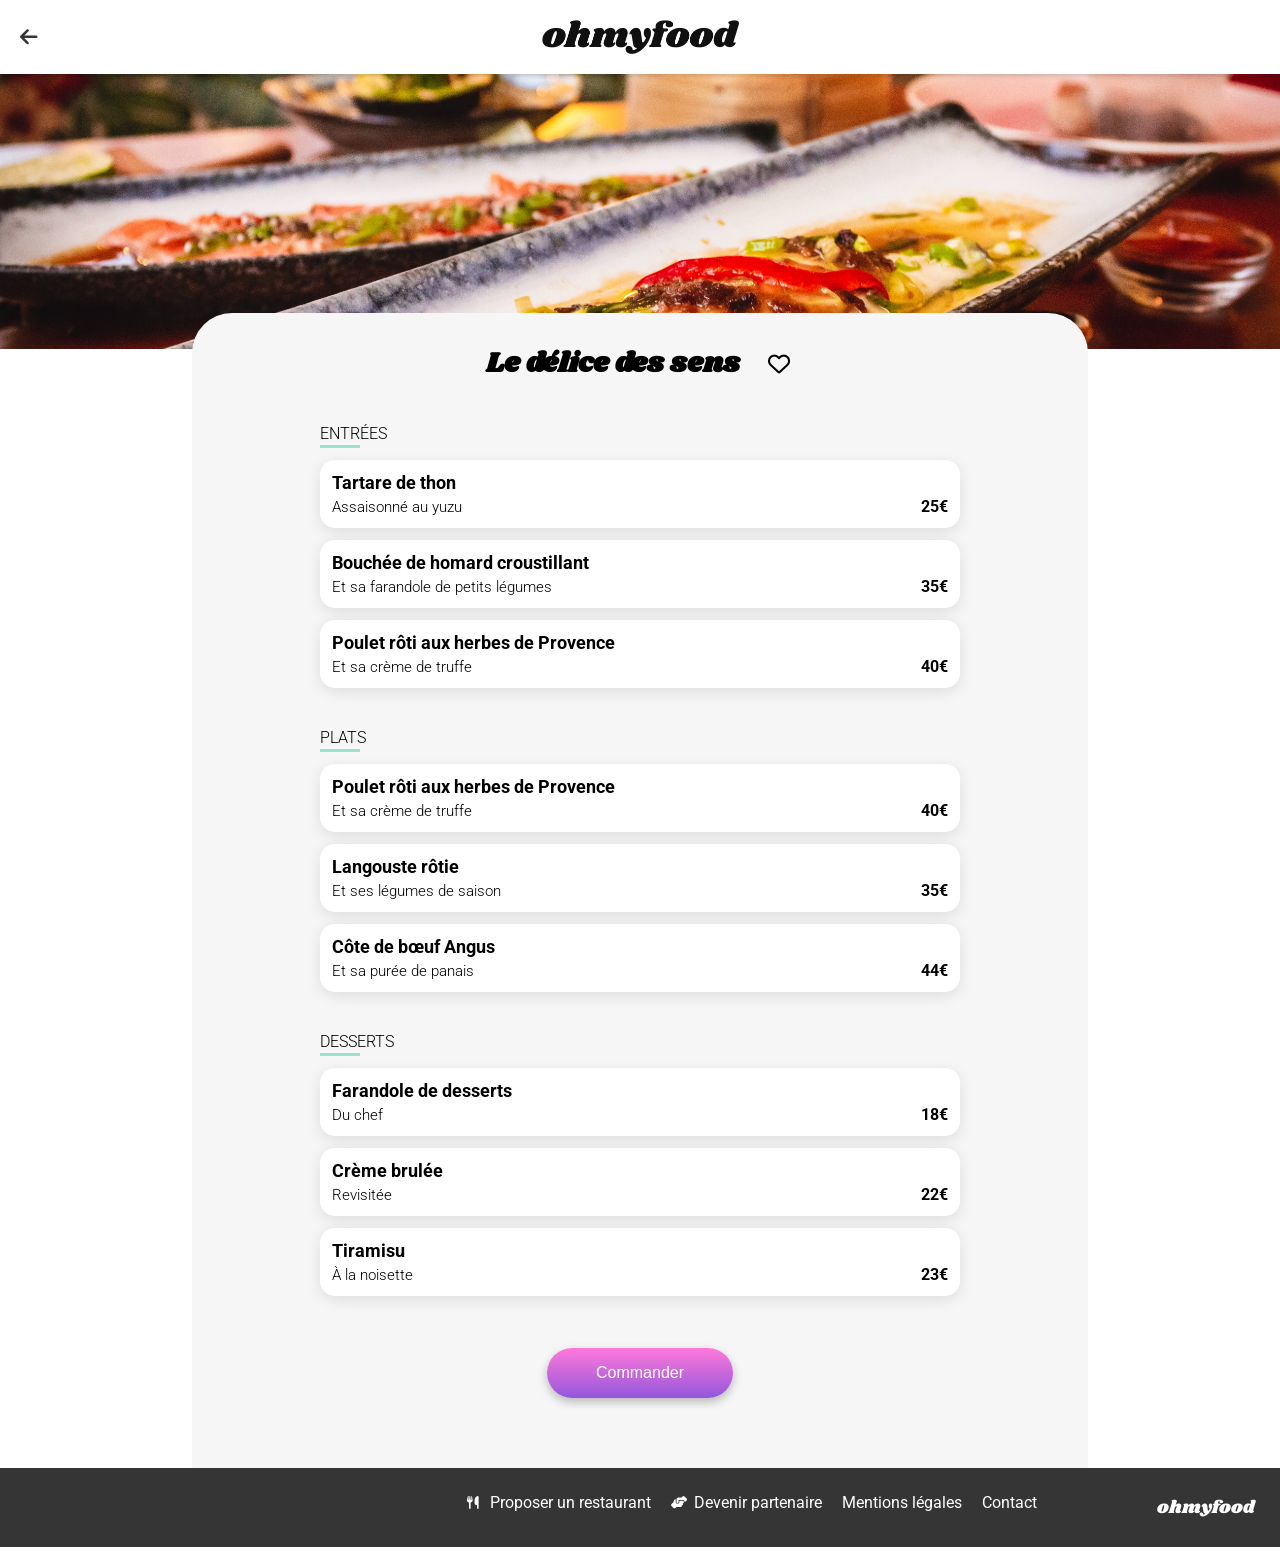
<file: restaurants/le-delice-du-sens.html>
<!DOCTYPE html>
<html lang="fr">
<head>
    <meta charset="UTF-8">
    <meta name="viewport" content="width=device-width, initial-scale=1.0">
    <link rel="stylesheet" href="https://cdnjs.cloudflare.com/ajax/libs/font-awesome/6.2.1/css/all.min.css">
    <link rel="stylesheet" href="../css/style.css">
    <title>Le délice des sens - Ohmyfood</title>
</head>
<body>
    <header class="header">
        <a href="../index.html" class="header__arrow">
            <i class="fa-solid fa-arrow-left"></i>
        </a>
        <img src="../assets/images/logo/ohmyfood.png" alt="Logo Ohmyfood" class="header__logo">
    </header>

    <main>
        <img src="../assets/images/restaurants/louis-hansel-shotsoflouis-qNBGVyOCY8Q-unsplash.jpg" alt="Le délice des sens" class="hero-img">

        <section class="menu">
            <div class="container">
                <header class="menu__header">
                    <h1 class="menu__title">Le délice des sens</h1>
                    <div class="heart-btn"> 
                        <input type="checkbox" id="heart-palette" class="heart-checkbox">
                        <label for="heart-palette" class="heart-label">
                            <i class="fa-regular fa-heart card__icon card__icon--empty"></i>
                            <i class="fa-solid fa-heart card__icon card__icon--full"></i>
                        </label>
                    </div>
                </header>

                <div class="menu__grid">
                    <section class="menu__category">
                        <h2 class="menu__category-title">Entrées</h2>
    
                        <div class="menu-item menu-item--1">
                            <input type="checkbox" id="item-1" class="menu-item__checkbox">
                            <label for="item-1" class="menu-item__container">
                                <span class="menu-item__content">
                                    <span class="menu-item__title">Tartare de thon</span>
                                    <span class="menu-item__subtitle">Assaisonné au yuzu</span>
                                </span>
                                <span class="menu-item__price">25€</span>
                                <span class="menu-item__check">
                                    <span class="menu-item__icon">
                                        <i class="fa-solid fa-check"></i>
                                    </span>
                                </span>
                            </label>
                        </div>

                        <div class="menu-item menu-item--2">
                            <input type="checkbox" id="item-2" class="menu-item__checkbox">
                            <label for="item-2" class="menu-item__container">
                                <span class="menu-item__content">
                                    <span class="menu-item__title">Bouchée de homard croustillant</span>
                                    <span class="menu-item__subtitle">Et sa farandole de petits légumes</span>
                                </span>
                                <span class="menu-item__price">35€</span>
                                <span class="menu-item__check">
                                    <span class="menu-item__icon">
                                        <i class="fa-solid fa-check"></i>
                                    </span>
                                </span>
                            </label>
                        </div>

                        <div class="menu-item menu-item--3">
                            <input type="checkbox" id="item-3" class="menu-item__checkbox">
                            <label for="item-3" class="menu-item__container">
                                <span class="menu-item__content">
                                    <span class="menu-item__title">Poulet rôti aux herbes de Provence</span>
                                    <span class="menu-item__subtitle">Et sa crème de truffe</span>
                                </span>
                                <span class="menu-item__price">40€</span>
                                <span class="menu-item__check">
                                    <span class="menu-item__icon">
                                        <i class="fa-solid fa-check"></i>
                                    </span>
                                </span>
                            </label>
                        </div>
                    </section>

                    <section class="menu__category">
                        <h2 class="menu__category-title">Plats</h2>
    
                        <div class="menu-item menu-item--4">
                            <input type="checkbox" id="item-4" class="menu-item__checkbox">
                            <label for="item-4" class="menu-item__container">
                                <span class="menu-item__content">
                                    <span class="menu-item__title">Poulet rôti aux herbes de Provence</span>
                                    <span class="menu-item__subtitle">Et sa crème de truffe</span>
                                </span>
                                <span class="menu-item__price">40€</span>
                                <span class="menu-item__check">
                                    <span class="menu-item__icon">
                                        <i class="fa-solid fa-check"></i>
                                    </span>
                                </span>
                            </label>
                        </div>

                        <div class="menu-item menu-item--5">
                            <input type="checkbox" id="item-5" class="menu-item__checkbox">
                            <label for="item-5" class="menu-item__container">
                                <span class="menu-item__content">
                                    <span class="menu-item__title">Langouste rôtie</span>
                                    <span class="menu-item__subtitle">Et ses légumes de saison</span>
                                </span>
                                <span class="menu-item__price">35€</span>
                                <span class="menu-item__check">
                                    <span class="menu-item__icon">
                                        <i class="fa-solid fa-check"></i>
                                    </span>
                                </span>
                            </label>
                        </div>

                        <div class="menu-item menu-item--6">
                            <input type="checkbox" id="item-6" class="menu-item__checkbox">
                            <label for="item-6" class="menu-item__container">
                                <span class="menu-item__content">
                                    <span class="menu-item__title">Côte de bœuf Angus</span>
                                    <span class="menu-item__subtitle">Et sa purée de panais</span>
                                </span>
                                <span class="menu-item__price">44€</span>
                                <span class="menu-item__check">
                                    <span class="menu-item__icon">
                                        <i class="fa-solid fa-check"></i>
                                    </span>
                                </span>
                            </label>
                        </div>
                    </section>

                    <section class="menu__category">
                        <h2 class="menu__category-title">Desserts</h2>
    
                        <div class="menu-item menu-item--7">
                            <input type="checkbox" id="item-7" class="menu-item__checkbox">
                            <label for="item-7" class="menu-item__container">
                                <span class="menu-item__content">
                                    <span class="menu-item__title">Farandole de desserts</span>
                                    <span class="menu-item__subtitle">Du chef</span>
                                </span>
                                <span class="menu-item__price">18€</span>
                                <span class="menu-item__check">
                                    <span class="menu-item__icon">
                                        <i class="fa-solid fa-check"></i>
                                    </span>
                                </span>
                            </label>
                        </div>

                        <div class="menu-item menu-item--8">
                            <input type="checkbox" id="item-8" class="menu-item__checkbox">
                            <label for="item-8" class="menu-item__container">
                                <span class="menu-item__content">
                                    <span class="menu-item__title">Crème brulée</span>
                                    <span class="menu-item__subtitle">Revisitée</span>
                                </span>
                                <span class="menu-item__price">22€</span>
                                <span class="menu-item__check">
                                    <span class="menu-item__icon">
                                        <i class="fa-solid fa-check"></i>
                                    </span>
                                </span>
                            </label>
                        </div>

                        <div class="menu-item menu-item--9">
                            <input type="checkbox" id="item-9" class="menu-item__checkbox">
                            <label for="item-9" class="menu-item__container">
                                <span class="menu-item__content">
                                    <span class="menu-item__title">Tiramisu</span>
                                    <span class="menu-item__subtitle">À la noisette</span>
                                </span>
                                <span class="menu-item__price">23€</span>
                                <span class="menu-item__check">
                                    <span class="menu-item__icon">
                                        <i class="fa-solid fa-check"></i>
                                    </span>
                                </span>
                            </label>
                        </div>
                    </section>
                    <div class="menu__order">
                        <button class="btn">Commander</button>
                    </div>
                 </div>
            </div>
        </section>
    </main>

    <footer class="footer">
        <div class="container">
            <span class="footer__logo">ohmyfood</span>
            <ul class="footer__list">
                <li class="footer__item"><a href="#" class="footer__link"><i class="fa-solid fa-utensils footer__icon"></i> Proposer un restaurant</a></li>
                <li class="footer__item"><a href="#" class="footer__link"><i class="fa-solid fa-handshake-angle footer__icon"></i> Devenir partenaire</a></li>
                <li class="footer__item"><a href="#" class="footer__link">Mentions légales</a></li>
                <li class="footer__item"><a href="mailto:contact@ohmyfood.com" class="footer__link">Contact</a></li>
            </ul>
        </div>
    </footer>

</body>
</html>
</file>
<file: css/style.css>
@import url("https://fonts.googleapis.com/css2?family=Roboto:ital,wght@0,100..900;1,100..900&family=Shrikhand&display=swap");
* {
  box-sizing: border-box;
}

body {
  margin: 0;
  padding: 0;
  font-family: "Roboto", sans-serif;
}

img {
  max-width: 100%;
  height: auto;
}

a {
  text-decoration: none;
  color: inherit;
}

.container {
  max-width: 1440px;
  margin: 0 auto;
  width: 100%;
}

h1, h2 {
  font-size: 24px;
  font-weight: 700;
}

h3 {
  font-size: 18px;
  font-weight: 700;
}

p {
  font-size: 18px;
  font-weight: 300;
}

.btn {
  border: none;
  padding: 16px 49px;
  border-radius: 100px;
  color: #FFFFFF;
  font-weight: 500;
  font-size: 16px;
  background: linear-gradient(180deg, #FF79DA 0%, #9356DC 100%);
  box-shadow: 0 4px 10px rgba(0, 0, 0, 0.25);
  cursor: pointer;
  transition: all 0.6s;
}
.btn:hover {
  opacity: 0.9;
  box-shadow: 0 4px 15px rgba(0, 0, 0, 0.35);
}

.heart-btn {
  position: absolute;
  right: 25px;
  bottom: 25px;
  z-index: 10;
  width: 30px;
  height: 30px;
}
.heart-btn .heart-checkbox {
  display: none;
}
.heart-btn .heart-checkbox:checked + .heart-label .card__icon--full {
  opacity: 1;
  transform: scale(1);
}
.heart-btn .heart-checkbox:checked + .heart-label .card__icon--empty {
  opacity: 0;
}

.heart-label {
  cursor: pointer;
  display: flex;
  justify-content: center;
  align-items: center;
  width: 100%;
  height: 100%;
  position: relative;
}

.card__icon {
  position: absolute;
  font-size: 22px;
  transition: all 0.3s ease-in-out;
}
.card__icon--empty {
  z-index: 2;
  color: #000;
}
.card__icon--full {
  z-index: 1;
  opacity: 0;
  transform: scale(0);
  background: linear-gradient(0deg, #9356DC 0%, #FF79DA 100%);
  -webkit-background-clip: text;
  background-clip: text;
  -webkit-text-fill-color: transparent;
}

header {
  display: flex;
  justify-content: center;
  align-items: center;
  padding: 20px;
  box-shadow: 0px 2px 4px 0px rgba(0, 0, 0, 0.1490196078);
  position: relative;
  z-index: 999;
}
header .header__logo {
  width: 197px;
  height: auto;
}
header .header__arrow {
  position: absolute;
  left: 20px;
  top: 50%;
  transform: translateY(-50%);
  font-size: 20px;
  color: #353535;
}

.location {
  display: flex;
  justify-content: center;
  align-items: center;
  background-color: #eaeaea;
  padding: 15px;
  gap: 15px;
  box-shadow: 0px 4px 4px 0px rgba(0, 0, 0, 0.2509803922);
}
.location__icon {
  color: #353535;
}
.location__text {
  font-weight: 700;
  color: #353535;
}

.hero {
  padding: 40px 20px;
  text-align: center;
  background-color: #F6F6F6;
}
.hero__title {
  margin: 0;
}
.hero__text {
  margin: 15px 0 30px 0;
  color: #4d4d4d;
}

.step {
  padding: 50px 20px;
}
.step__title {
  margin-bottom: 25px;
}
.step__list {
  display: flex;
  flex-direction: column;
  gap: 25px;
  padding-left: 12px;
  list-style: none;
}
.step__item {
  display: flex;
  align-items: center;
  background-color: #F6F6F6;
  padding: 25px;
  border-radius: 20px;
  box-shadow: 0px 4px 15px 0px rgba(0, 0, 0, 0.1490196078);
  position: relative;
  cursor: pointer;
  transition: background-color 0.3s;
}
.step__item:hover {
  background-color: rgb(241.5, 233.875, 250.625);
}
.step__item:hover .step__icon {
  color: #9356DC;
}
.step__number {
  position: absolute;
  left: -12px;
  background-color: #9356DC;
  color: #FFFFFF;
  width: 24px;
  height: 24px;
  border-radius: 50%;
  display: flex;
  justify-content: center;
  align-items: center;
  font-size: 14px;
}
.step__icon {
  margin-right: 20px;
  color: #7e7e7e;
  font-size: 18px;
}
.step__text {
  font-weight: 700;
}

@media (min-width: 768px) {
  .step__list {
    flex-direction: row;
  }
  .step__item {
    flex: 1;
  }
}
.restaurants {
  background-color: #F6F6F6;
  padding: 50px 20px;
}
.restaurants .container {
  margin: 0 auto;
}
.restaurants__title {
  margin-bottom: 25px;
}

.cards {
  display: flex;
  flex-direction: column;
  gap: 18px;
}

.card {
  background-color: white;
  border-radius: 15px;
  position: relative;
  display: flex;
  flex-direction: column;
  box-shadow: 0 4px 15px rgba(0, 0, 0, 0.1);
  overflow: hidden;
}
.card__link {
  text-decoration: none;
  color: inherit;
  display: block;
}
.card__img {
  width: 100%;
  height: 175px;
  -o-object-fit: cover;
     object-fit: cover;
}
.card__badge {
  position: absolute;
  top: 15px;
  right: 15px;
  background-color: #99E2D0;
  color: rgb(38.7404580153, 136.2595419847, 112.213740458);
  padding: 7px 12px;
  border-radius: 2px;
  font-size: 14px;
  font-weight: 500;
  z-index: 1;
}
.card__content {
  padding: 15px;
  display: flex;
  justify-content: space-between;
  align-items: center;
}
.card__txt h3 {
  margin: 0 0 5px 0;
}
.card__txt p {
  margin: 0;
  font-weight: 300;
}

@media (min-width: 768px) {
  .cards {
    display: grid;
    grid-template-columns: repeat(2, 1fr);
    -moz-column-gap: 100px;
         column-gap: 100px;
    row-gap: 50px;
  }
}
.footer {
  background-color: #353535;
  padding: 25px;
  color: white;
}
.footer .container {
  margin: 0 auto;
}
.footer__logo {
  color: white;
  font-family: "Shrikhand", cursive;
  font-size: 18px;
  display: block;
  margin-bottom: 20px;
}
.footer__list {
  list-style: none;
  padding: 0;
  margin: 0;
}
.footer__item {
  margin-bottom: 10px;
}
.footer__item:last-child {
  margin-bottom: 0;
}
.footer__link {
  color: white;
  text-decoration: none;
  display: flex;
  align-items: center;
  gap: 10px;
}
.footer__link:hover {
  text-decoration: underline;
}
.footer__icon {
  width: 13px;
  font-size: 13px;
}

@media (min-width: 768px) {
  .footer .container {
    display: flex;
    align-items: center;
    justify-content: flex-end;
    gap: 120px;
  }
  .footer__logo {
    margin-bottom: 0;
    order: 1;
  }
  .footer__list {
    display: flex;
    gap: 20px;
  }
}
.hero-img {
  width: 100%;
  height: 275px;
  -o-object-fit: cover;
     object-fit: cover;
}

.menu {
  background-color: #F6F6F6;
  border-radius: 40px 40px 0 0;
  position: relative;
  margin-top: -40px;
  padding: 30px 15px;
}
.menu__header {
  display: flex;
  align-items: center;
  justify-content: space-between;
  padding: 0 5px;
  box-shadow: none;
}
.menu__header .heart-btn {
  position: static;
}
.menu__title {
  font-family: "Shrikhand", cursive;
  font-size: 28px;
  margin: 0;
}

.menu__category {
  margin-top: 40px;
}
.menu__category-title {
  font-size: 16px;
  font-weight: 300;
  text-transform: uppercase;
  position: relative;
  padding-bottom: 5px;
  margin-bottom: 12px;
}
.menu__category-title::after {
  content: "";
  position: absolute;
  left: 0;
  bottom: 0;
  width: 40px;
  height: 3px;
  background-color: #99E2D0;
}

.menu-item {
  background-color: #FFFFFF;
  border-radius: 15px;
  margin-bottom: 12px;
  box-shadow: 0 4px 15px rgba(0, 0, 0, 0.1);
  overflow: hidden;
  width: 100%;
  animation: itemAppear 0.6s cubic-bezier(0.25, 0.46, 0.45, 0.94) backwards;
}
.menu-item--1 {
  animation-delay: 0.1s;
}
.menu-item--2 {
  animation-delay: 0.2s;
}
.menu-item--3 {
  animation-delay: 0.3s;
}
.menu-item--4 {
  animation-delay: 0.4s;
}
.menu-item--5 {
  animation-delay: 0.5s;
}
.menu-item--6 {
  animation-delay: 0.6s;
}
.menu-item--7 {
  animation-delay: 0.7s;
}
.menu-item--8 {
  animation-delay: 0.8s;
}
.menu-item--9 {
  animation-delay: 0.9s;
}
.menu-item--10 {
  animation-delay: 1s;
}
.menu-item__checkbox {
  display: none;
}
.menu-item__container {
  display: flex;
  cursor: pointer;
  width: 100%;
}
.menu-item__content {
  padding: 12px;
  flex: 1;
  min-width: 0;
  display: flex;
  flex-direction: column;
}
.menu-item__content .menu-item__title,
.menu-item__content .menu-item__subtitle {
  display: block;
  margin: 0;
  white-space: nowrap;
  overflow: hidden;
  text-overflow: ellipsis;
}
.menu-item__content .menu-item__title {
  font-size: 18px;
  font-weight: 700;
}
.menu-item__content .menu-item__subtitle {
  font-size: 15px;
  font-weight: 300;
  margin-top: 5px;
}
.menu-item__price {
  display: flex;
  align-items: flex-end;
  padding: 12px;
  font-weight: 700;
}
.menu-item__check {
  background-color: #99E2D0;
  margin-right: -60px;
  width: 60px;
  display: flex;
  align-items: center;
  justify-content: center;
  transition: margin-right 0.5s ease;
}
.menu-item__icon {
  height: 20px;
  width: 20px;
  background-color: #FFFFFF;
  display: flex;
  align-items: center;
  justify-content: center;
  border-radius: 50%;
}
.menu-item__icon i {
  color: #99E2D0;
  font-size: 12px;
}
.menu-item__checkbox:checked + .menu-item__container .menu-item__check {
  margin-right: 0;
}

.menu__order {
  display: flex;
  justify-content: center;
  padding: 40px 0;
}

@media (min-width: 768px) {
  .menu {
    max-width: 70vw;
    margin-left: auto;
    margin-right: auto;
  }
  .menu__header {
    justify-content: center;
    gap: 24px;
  }
  .menu__category {
    max-width: 50vw;
    margin-left: auto;
    margin-right: auto;
  }
}
@keyframes itemAppear {
  0% {
    transform: translateY(20px);
    opacity: 0;
  }
  100% {
    transform: translateY(0);
    opacity: 1;
  }
}
@keyframes loaderFade {
  to {
    opacity: 0;
    visibility: hidden;
  }
}
@keyframes l43 {
  0% {
    transform: translateY(0);
  }
  25% {
    transform: translateY(-10px);
  }
  50% {
    transform: translateY(10px);
  }
  75% {
    transform: translateY(0);
  }
  100% {
    transform: translateY(0);
  }
}
@keyframes lFinal {
  0% {
    transform: translateY(0);
  }
  40% {
    transform: translateY(-12px);
  }
  70% {
    transform: translateY(4px);
  }
  100% {
    transform: translateY(0);
  }
}
.loader {
  position: fixed;
  top: 0;
  left: 0;
  width: 100%;
  height: 100%;
  background: linear-gradient(to bottom, #FF79DA, #9356DC);
  display: flex;
  align-items: center;
  justify-content: center;
  animation: loaderFade 0.5s ease 2.5s forwards;
  z-index: 9999;
}
.loader__text {
  font-family: "Shrikhand", cursive;
  font-size: 42px;
  color: #FFFFFF;
  display: flex;
}
.loader__text span {
  display: inline-block;
  animation: l43 1.5s linear 1, lFinal 0.44s ease 2.06s forwards;
}
.loader__text span:nth-child(1) {
  animation-delay: 0s, 2.06s;
}
.loader__text span:nth-child(2) {
  animation-delay: 0.08s, 2.06s;
}
.loader__text span:nth-child(3) {
  animation-delay: 0.16s, 2.06s;
}
.loader__text span:nth-child(4) {
  animation-delay: 0.24s, 2.06s;
}
.loader__text span:nth-child(5) {
  animation-delay: 0.32s, 2.06s;
}
.loader__text span:nth-child(6) {
  animation-delay: 0.4s, 2.06s;
}
.loader__text span:nth-child(7) {
  animation-delay: 0.48s, 2.06s;
}
.loader__text span:nth-child(8) {
  animation-delay: 0.56s, 2.06s;
}/*# sourceMappingURL=style.css.map */
</file>
